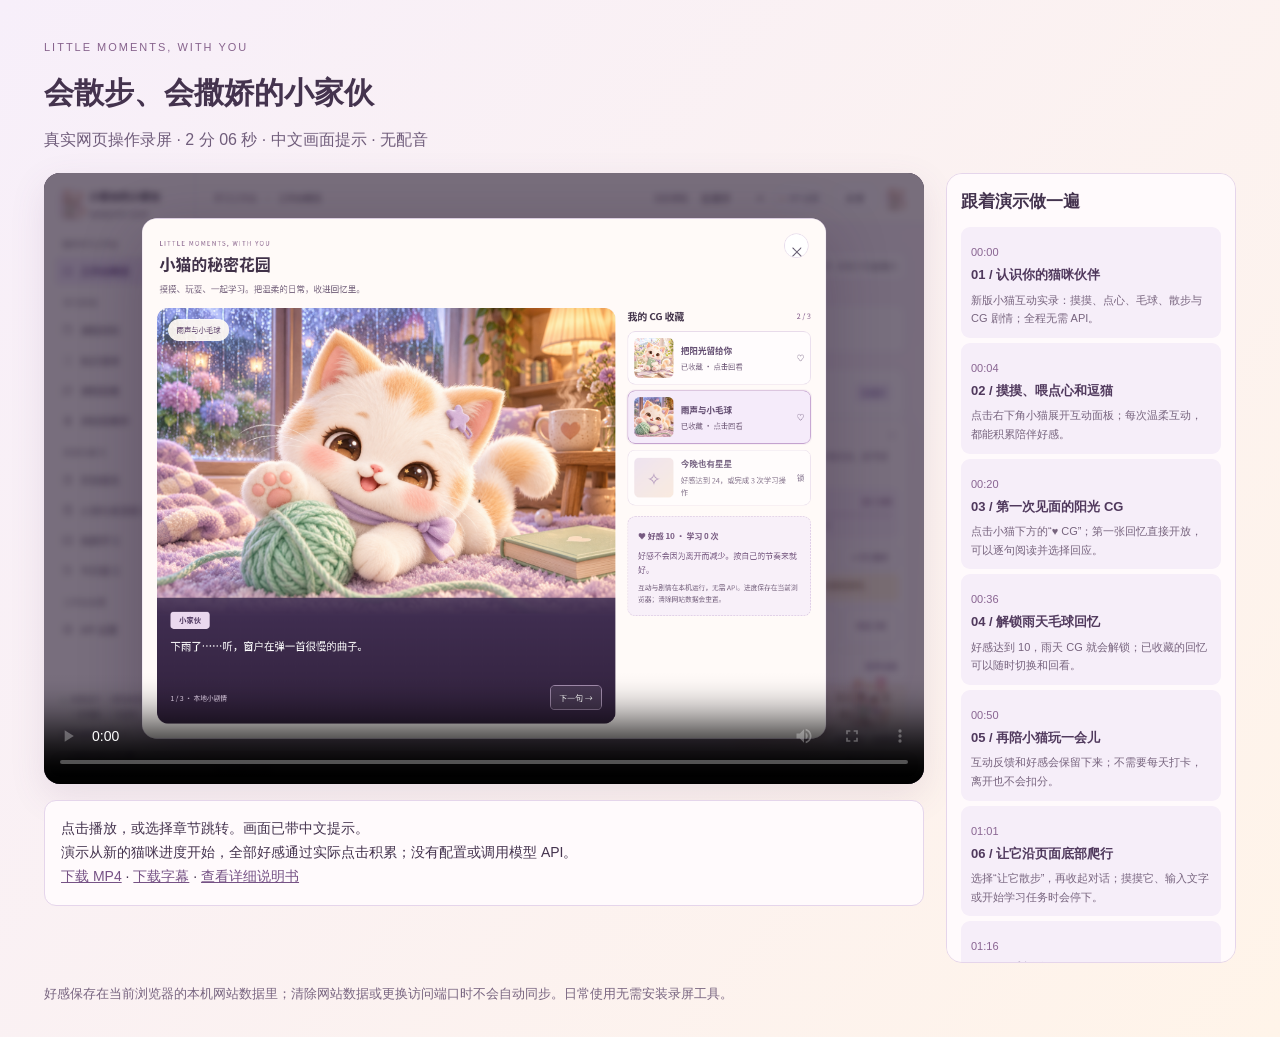
<file: docs/小猫互动演示.html>
<!doctype html><html lang="zh-CN"><head><meta charset="utf-8"><meta name="viewport" content="width=device-width,initial-scale=1"><title>小猫互动演示 · 小家伙的小家伙</title><script src="kitten-demo.js" defer></script><style>
*{box-sizing:border-box}body{margin:0;background:linear-gradient(130deg,#f7effa,#fff4e9);font-family:"Microsoft YaHei","Noto Sans CJK SC",sans-serif;color:#44334e;line-height:1.7}main{max-width:1240px;margin:auto;padding:32px 24px}a{color:#765285}h1{font-size:30px;margin:8px 0}header p{color:#705d7b;margin:8px 0 20px}.eyebrow{font-size:11px;letter-spacing:2px;color:#87638d}.layout{display:grid;grid-template-columns:minmax(0,1fr) 290px;gap:22px;align-items:start}video{display:block;width:100%;border-radius:16px;background:#35253f;box-shadow:0 12px 35px #70508020}.details{font-size:14px;padding:16px;background:#fffafc;border:1px solid #e5d5eb;border-radius:12px;margin-top:16px}aside{background:#fffafc;border:1px solid #e5d5eb;border-radius:16px;padding:14px;max-height:790px;overflow:auto}aside h2{font-size:17px;margin:0 0 10px}button{width:100%;text-align:left;font:inherit;border:0;border-radius:9px;padding:10px;margin-bottom:5px;background:#f6eef9;color:#50395d;cursor:pointer}button:hover,button:focus-visible{background:#ebdcef;outline:2px solid #b895c5}button span{font-size:11px;color:#896592}button strong{font-size:13px;display:block}button small{display:block;font-size:11px;color:#77647e;margin-top:4px}footer{font-size:13px;margin-top:20px;color:#786580}@media(max-width:800px){main{padding:22px 14px}h1{font-size:25px}.layout{grid-template-columns:1fr}aside{max-height:none}}
</style></head><body><main><header><span class="eyebrow">LITTLE MOMENTS, WITH YOU</span><h1>会散步、会撒娇的小家伙</h1><p>真实网页操作录屏 · 2 分 06 秒 · 中文画面提示 · 无配音</p></header><div class="layout"><section><video id="kitten-video" controls playsinline preload="metadata" poster="images/15-kitten-gallery.png"><source src="media/小家伙的小家伙-小猫互动演示.mp4" type="video/mp4">请下载 MP4，使用本机视频播放器打开。</video><div class="details">点击播放，或选择章节跳转。画面已带中文提示。<br>演示从新的猫咪进度开始，全部好感通过实际点击积累；没有配置或调用模型 API。<br><a href="media/小家伙的小家伙-小猫互动演示.mp4" download>下载 MP4</a> · <a href="media/小猫互动演示字幕.srt" download>下载字幕</a> · <a href="使用说明书.html">查看详细说明书</a></div></section><aside><h2>跟着演示做一遍</h2><button type="button" data-time="0.61"><span>00:00</span><strong>01 / 认识你的猫咪伙伴</strong><small>新版小猫互动实录：摸摸、点心、毛球、散步与 CG 剧情；全程无需 API。</small></button><button type="button" data-time="4.61"><span>00:04</span><strong>02 / 摸摸、喂点心和逗猫</strong><small>点击右下角小猫展开互动面板；每次温柔互动，都能积累陪伴好感。</small></button><button type="button" data-time="20.33"><span>00:20</span><strong>03 / 第一次见面的阳光 CG</strong><small>点击小猫下方的“♥ CG”；第一张回忆直接开放，可以逐句阅读并选择回应。</small></button><button type="button" data-time="36.49"><span>00:36</span><strong>04 / 解锁雨天毛球回忆</strong><small>好感达到 10，雨天 CG 就会解锁；已收藏的回忆可以随时切换和回看。</small></button><button type="button" data-time="50.83"><span>00:50</span><strong>05 / 再陪小猫玩一会儿</strong><small>互动反馈和好感会保留下来；不需要每天打卡，离开也不会扣分。</small></button><button type="button" data-time="61.54"><span>01:01</span><strong>06 / 让它沿页面底部爬行</strong><small>选择“让它散步”，再收起对话；摸摸它、输入文字或开始学习任务时会停下。</small></button><button type="button" data-time="76.83"><span>01:16</span><strong>07 / 随时暂停动画</strong><small>暂停动画后小猫会安静陪伴；系统“减少动态效果”设置也会生效。</small></button><button type="button" data-time="87.93"><span>01:27</span><strong>08 / 星夜晚安与剧情选项</strong><small>好感达到 24，或完成 3 次学习操作，可解锁星夜 CG；本片通过真实互动积累好感。</small></button><button type="button" data-time="106.63"><span>01:46</span><strong>09 / 收起小猫，需要时再叫回</strong><small>专心学习时可以收起；右下角保留“叫回小猫”按钮，不影响课程材料和学习记录。</small></button><button type="button" data-time="115.24"><span>01:55</span><strong>10 / 刷新后仍然记得你</strong><small>好感与收藏保存在当前浏览器；清除网站数据、更换浏览器或访问端口时不会自动同步。</small></button></aside></div><footer>好感保存在当前浏览器的本机网站数据里；清除网站数据或更换访问端口时不会自动同步。日常使用无需安装录屏工具。</footer></main></body></html>
</file>
